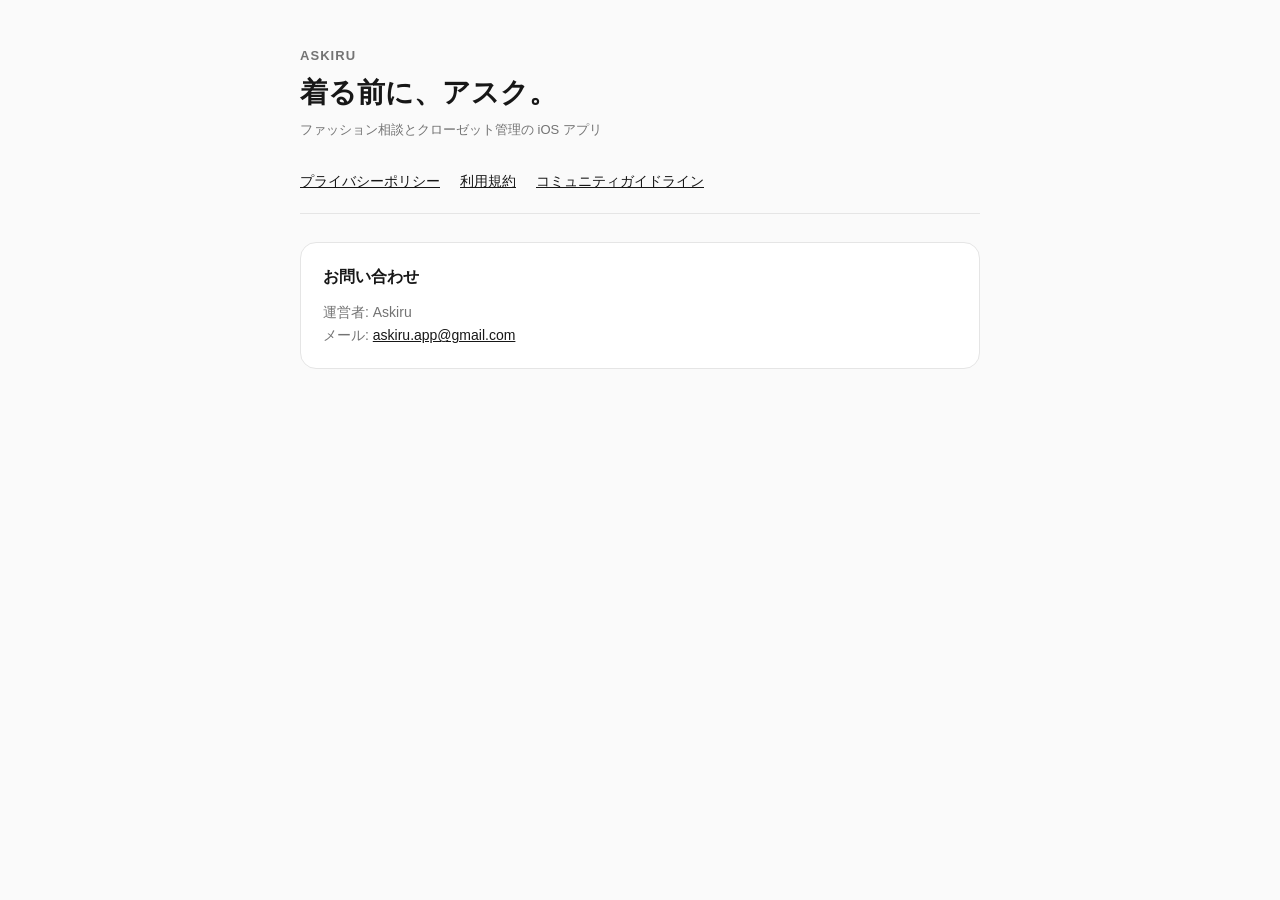
<file: index.html>
<!doctype html>
<html lang="ja">
  <head>
    <meta charset="utf-8" />
    <meta name="viewport" content="width=device-width, initial-scale=1" />
    <title>Askiru</title>
    <meta
      name="description"
      content="Askiru（アスキル）の利用規約・プライバシーポリシー・お問い合わせ"
    />
    <link rel="stylesheet" href="./styles.css" />
  </head>
  <body>
    <main class="wrap">
      <header>
        <p class="brand">Askiru</p>
        <h1>着る前に、アスク。</h1>
        <p class="meta">ファッション相談とクローゼット管理の iOS アプリ</p>
      </header>

      <nav aria-label="法務文書">
        <a href="./privacy.html">プライバシーポリシー</a>
        <a href="./terms.html">利用規約</a>
        <a href="./community.html">コミュニティガイドライン</a>
      </nav>

      <section class="card">
        <h2>お問い合わせ</h2>
        <p>
          運営者: Askiru<br />
          メール:
          <a href="mailto:askiru.app@gmail.com">askiru.app@gmail.com</a>
        </p>
      </section>
    </main>
  </body>
</html>
</file>
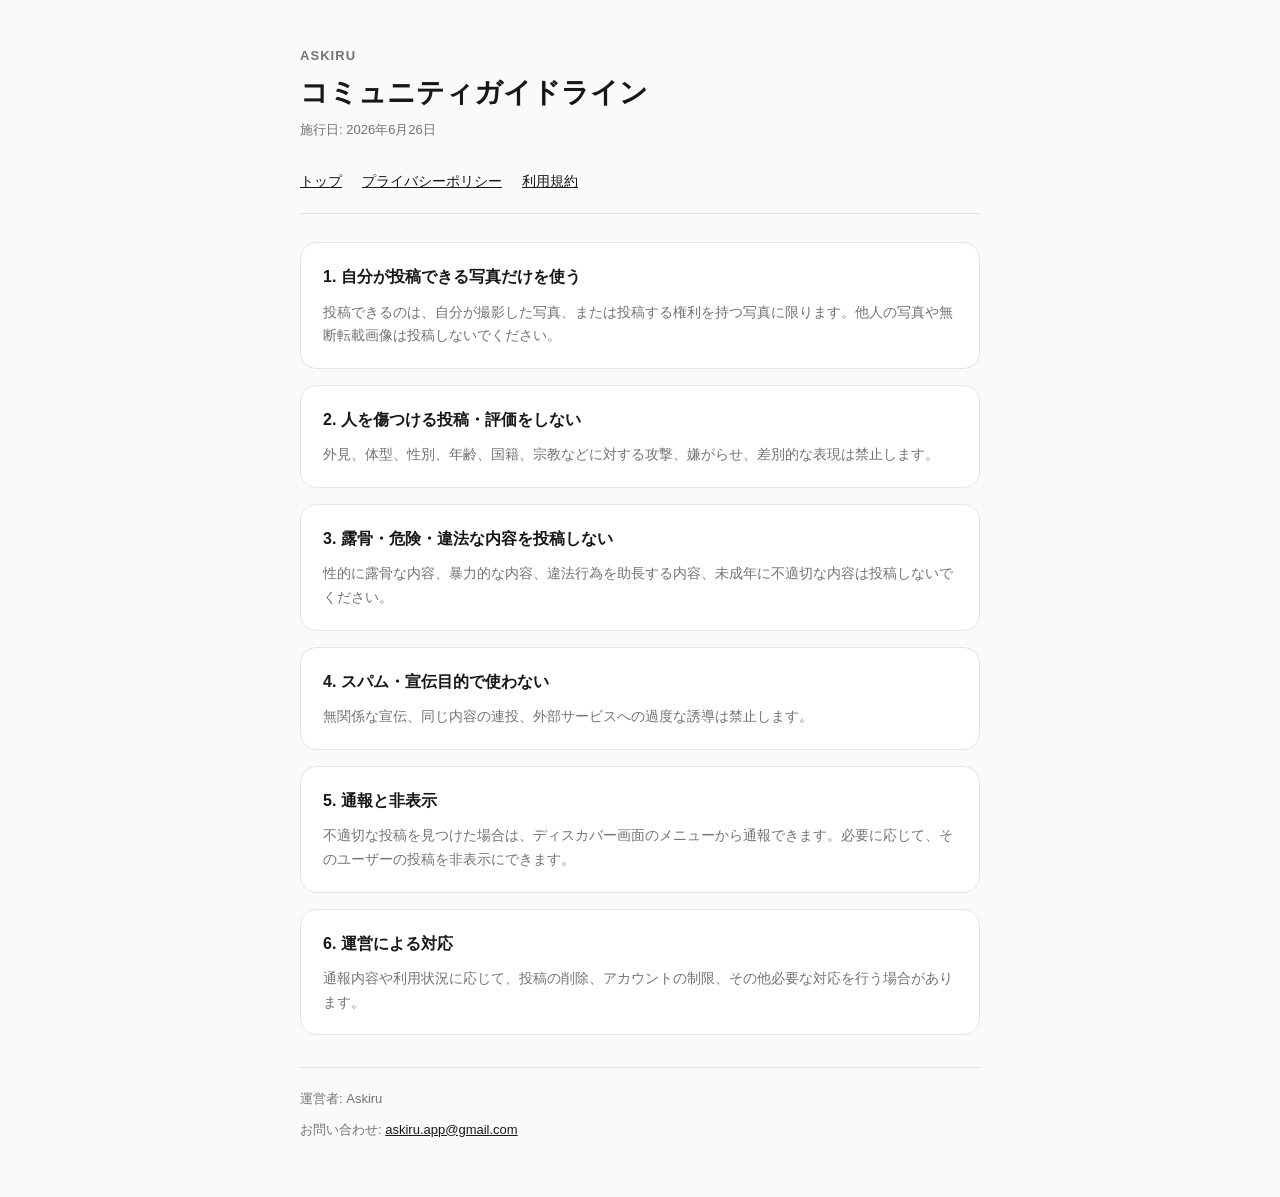
<file: community.html>
<!doctype html>
<html lang="ja">
  <head>
    <meta charset="utf-8" />
    <meta name="viewport" content="width=device-width, initial-scale=1" />
    <title>コミュニティガイドライン | Askiru</title>
    <link rel="stylesheet" href="./styles.css" />
  </head>
  <body>
    <main class="wrap">
      <header>
        <p class="brand">Askiru</p>
        <h1>コミュニティガイドライン</h1>
        <p class="meta">施行日: 2026年6月26日</p>
      </header>

      <nav aria-label="関連ページ">
        <a href="./index.html">トップ</a>
        <a href="./privacy.html">プライバシーポリシー</a>
        <a href="./terms.html">利用規約</a>
      </nav>

      <section class="card">
        <h2>1. 自分が投稿できる写真だけを使う</h2>
        <p>
          投稿できるのは、自分が撮影した写真、または投稿する権利を持つ写真に限ります。他人の写真や無断転載画像は投稿しないでください。
        </p>
      </section>

      <section class="card">
        <h2>2. 人を傷つける投稿・評価をしない</h2>
        <p>
          外見、体型、性別、年齢、国籍、宗教などに対する攻撃、嫌がらせ、差別的な表現は禁止します。
        </p>
      </section>

      <section class="card">
        <h2>3. 露骨・危険・違法な内容を投稿しない</h2>
        <p>
          性的に露骨な内容、暴力的な内容、違法行為を助長する内容、未成年に不適切な内容は投稿しないでください。
        </p>
      </section>

      <section class="card">
        <h2>4. スパム・宣伝目的で使わない</h2>
        <p>
          無関係な宣伝、同じ内容の連投、外部サービスへの過度な誘導は禁止します。
        </p>
      </section>

      <section class="card">
        <h2>5. 通報と非表示</h2>
        <p>
          不適切な投稿を見つけた場合は、ディスカバー画面のメニューから通報できます。必要に応じて、そのユーザーの投稿を非表示にできます。
        </p>
      </section>

      <section class="card">
        <h2>6. 運営による対応</h2>
        <p>
          通報内容や利用状況に応じて、投稿の削除、アカウントの制限、その他必要な対応を行う場合があります。
        </p>
      </section>

      <footer>
        <p>運営者: Askiru</p>
        <p>
          お問い合わせ:
          <a href="mailto:askiru.app@gmail.com">askiru.app@gmail.com</a>
        </p>
      </footer>
    </main>
  </body>
</html>
</file>
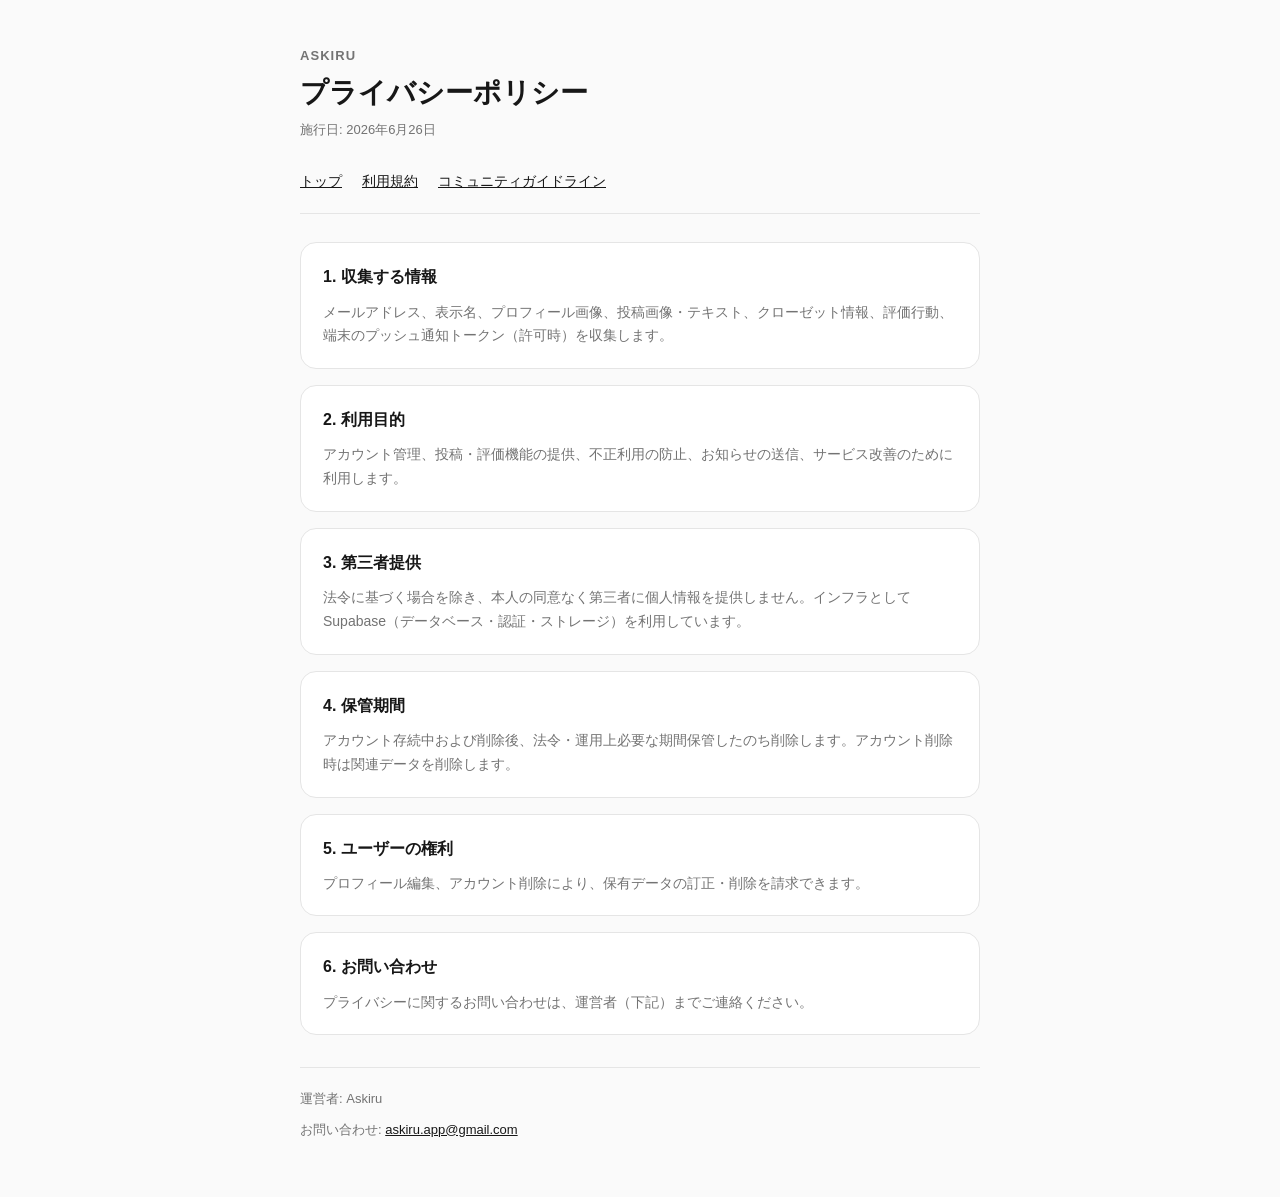
<file: privacy.html>
<!doctype html>
<html lang="ja">
  <head>
    <meta charset="utf-8" />
    <meta name="viewport" content="width=device-width, initial-scale=1" />
    <title>プライバシーポリシー | Askiru</title>
    <link rel="stylesheet" href="./styles.css" />
  </head>
  <body>
    <main class="wrap">
      <header>
        <p class="brand">Askiru</p>
        <h1>プライバシーポリシー</h1>
        <p class="meta">施行日: 2026年6月26日</p>
      </header>

      <nav aria-label="関連ページ">
        <a href="./index.html">トップ</a>
        <a href="./terms.html">利用規約</a>
        <a href="./community.html">コミュニティガイドライン</a>
      </nav>

      <section class="card">
        <h2>1. 収集する情報</h2>
        <p>
          メールアドレス、表示名、プロフィール画像、投稿画像・テキスト、クローゼット情報、評価行動、端末のプッシュ通知トークン（許可時）を収集します。
        </p>
      </section>

      <section class="card">
        <h2>2. 利用目的</h2>
        <p>
          アカウント管理、投稿・評価機能の提供、不正利用の防止、お知らせの送信、サービス改善のために利用します。
        </p>
      </section>

      <section class="card">
        <h2>3. 第三者提供</h2>
        <p>
          法令に基づく場合を除き、本人の同意なく第三者に個人情報を提供しません。インフラとして
          Supabase（データベース・認証・ストレージ）を利用しています。
        </p>
      </section>

      <section class="card">
        <h2>4. 保管期間</h2>
        <p>
          アカウント存続中および削除後、法令・運用上必要な期間保管したのち削除します。アカウント削除時は関連データを削除します。
        </p>
      </section>

      <section class="card">
        <h2>5. ユーザーの権利</h2>
        <p>
          プロフィール編集、アカウント削除により、保有データの訂正・削除を請求できます。
        </p>
      </section>

      <section class="card">
        <h2>6. お問い合わせ</h2>
        <p>プライバシーに関するお問い合わせは、運営者（下記）までご連絡ください。</p>
      </section>

      <footer>
        <p>運営者: Askiru</p>
        <p>
          お問い合わせ:
          <a href="mailto:askiru.app@gmail.com">askiru.app@gmail.com</a>
        </p>
      </footer>
    </main>
  </body>
</html>
</file>
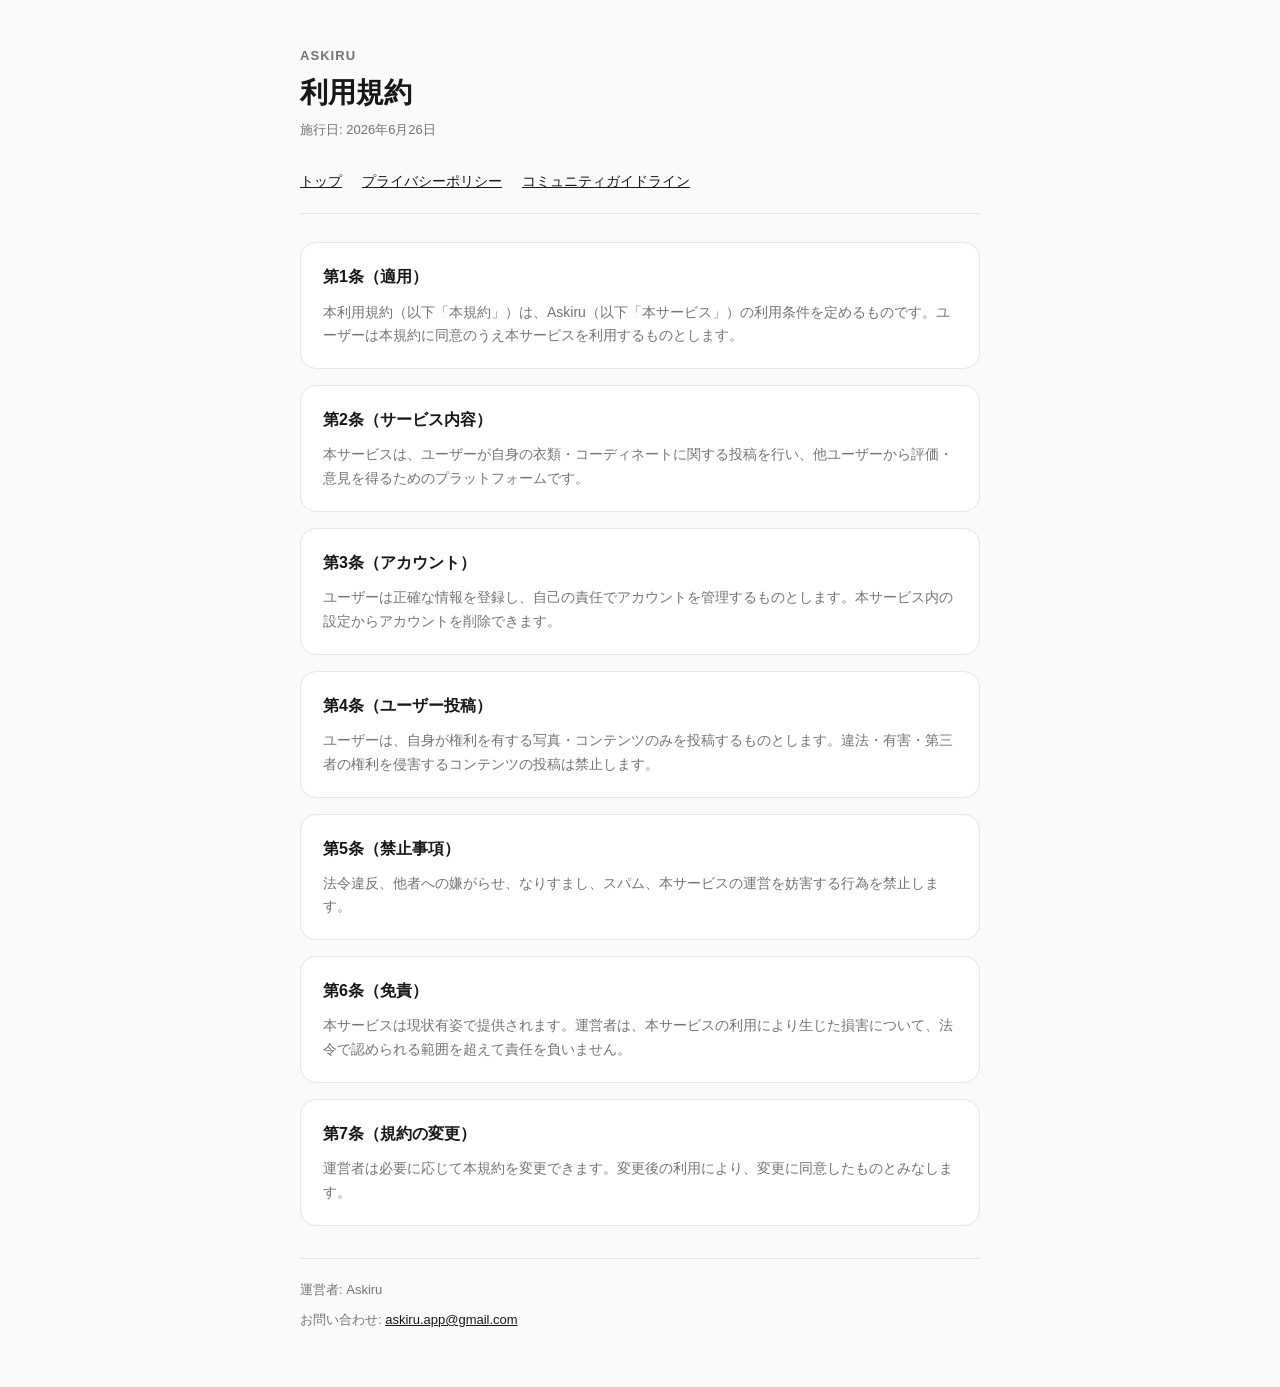
<file: terms.html>
<!doctype html>
<html lang="ja">
  <head>
    <meta charset="utf-8" />
    <meta name="viewport" content="width=device-width, initial-scale=1" />
    <title>利用規約 | Askiru</title>
    <link rel="stylesheet" href="./styles.css" />
  </head>
  <body>
    <main class="wrap">
      <header>
        <p class="brand">Askiru</p>
        <h1>利用規約</h1>
        <p class="meta">施行日: 2026年6月26日</p>
      </header>

      <nav aria-label="関連ページ">
        <a href="./index.html">トップ</a>
        <a href="./privacy.html">プライバシーポリシー</a>
        <a href="./community.html">コミュニティガイドライン</a>
      </nav>

      <section class="card">
        <h2>第1条（適用）</h2>
        <p>
          本利用規約（以下「本規約」）は、Askiru（以下「本サービス」）の利用条件を定めるものです。ユーザーは本規約に同意のうえ本サービスを利用するものとします。
        </p>
      </section>

      <section class="card">
        <h2>第2条（サービス内容）</h2>
        <p>
          本サービスは、ユーザーが自身の衣類・コーディネートに関する投稿を行い、他ユーザーから評価・意見を得るためのプラットフォームです。
        </p>
      </section>

      <section class="card">
        <h2>第3条（アカウント）</h2>
        <p>
          ユーザーは正確な情報を登録し、自己の責任でアカウントを管理するものとします。本サービス内の設定からアカウントを削除できます。
        </p>
      </section>

      <section class="card">
        <h2>第4条（ユーザー投稿）</h2>
        <p>
          ユーザーは、自身が権利を有する写真・コンテンツのみを投稿するものとします。違法・有害・第三者の権利を侵害するコンテンツの投稿は禁止します。
        </p>
      </section>

      <section class="card">
        <h2>第5条（禁止事項）</h2>
        <p>
          法令違反、他者への嫌がらせ、なりすまし、スパム、本サービスの運営を妨害する行為を禁止します。
        </p>
      </section>

      <section class="card">
        <h2>第6条（免責）</h2>
        <p>
          本サービスは現状有姿で提供されます。運営者は、本サービスの利用により生じた損害について、法令で認められる範囲を超えて責任を負いません。
        </p>
      </section>

      <section class="card">
        <h2>第7条（規約の変更）</h2>
        <p>
          運営者は必要に応じて本規約を変更できます。変更後の利用により、変更に同意したものとみなします。
        </p>
      </section>

      <footer>
        <p>運営者: Askiru</p>
        <p>
          お問い合わせ:
          <a href="mailto:askiru.app@gmail.com">askiru.app@gmail.com</a>
        </p>
      </footer>
    </main>
  </body>
</html>
</file>
<file: styles.css>
:root {
  color-scheme: light;
  --bg: #fafafa;
  --card: #ffffff;
  --text: #171717;
  --muted: #737373;
  --border: #e5e5e5;
  --accent: #171717;
}

* {
  box-sizing: border-box;
}

body {
  margin: 0;
  font-family: -apple-system, BlinkMacSystemFont, 'Segoe UI', Roboto, 'Hiragino Sans',
    'Noto Sans JP', sans-serif;
  background: var(--bg);
  color: var(--text);
  line-height: 1.7;
}

a {
  color: var(--accent);
}

.wrap {
  max-width: 720px;
  margin: 0 auto;
  padding: 32px 20px 48px;
}

header {
  margin-bottom: 28px;
}

.brand {
  font-size: 13px;
  font-weight: 700;
  letter-spacing: 0.08em;
  text-transform: uppercase;
  color: var(--muted);
  margin-bottom: 8px;
}

h1 {
  margin: 0 0 8px;
  font-size: 28px;
  line-height: 1.3;
}

.meta {
  margin: 0;
  font-size: 13px;
  color: var(--muted);
}

nav {
  display: flex;
  flex-wrap: wrap;
  gap: 12px 20px;
  margin: 20px 0 28px;
  padding-bottom: 20px;
  border-bottom: 1px solid var(--border);
  font-size: 14px;
}

.card {
  background: var(--card);
  border: 1px solid var(--border);
  border-radius: 16px;
  padding: 20px 22px;
  margin-bottom: 16px;
}

.card h2 {
  margin: 0 0 10px;
  font-size: 16px;
}

.card p {
  margin: 0;
  font-size: 14px;
  color: var(--muted);
}

footer {
  margin-top: 32px;
  padding-top: 20px;
  border-top: 1px solid var(--border);
  font-size: 13px;
  color: var(--muted);
}

footer p {
  margin: 0 0 8px;
}

.link-list {
  list-style: none;
  padding: 0;
  margin: 0;
}

.link-list li {
  margin-bottom: 12px;
}

.link-list a {
  font-weight: 600;
  text-decoration: none;
}

.link-list a:hover {
  text-decoration: underline;
}
</file>
